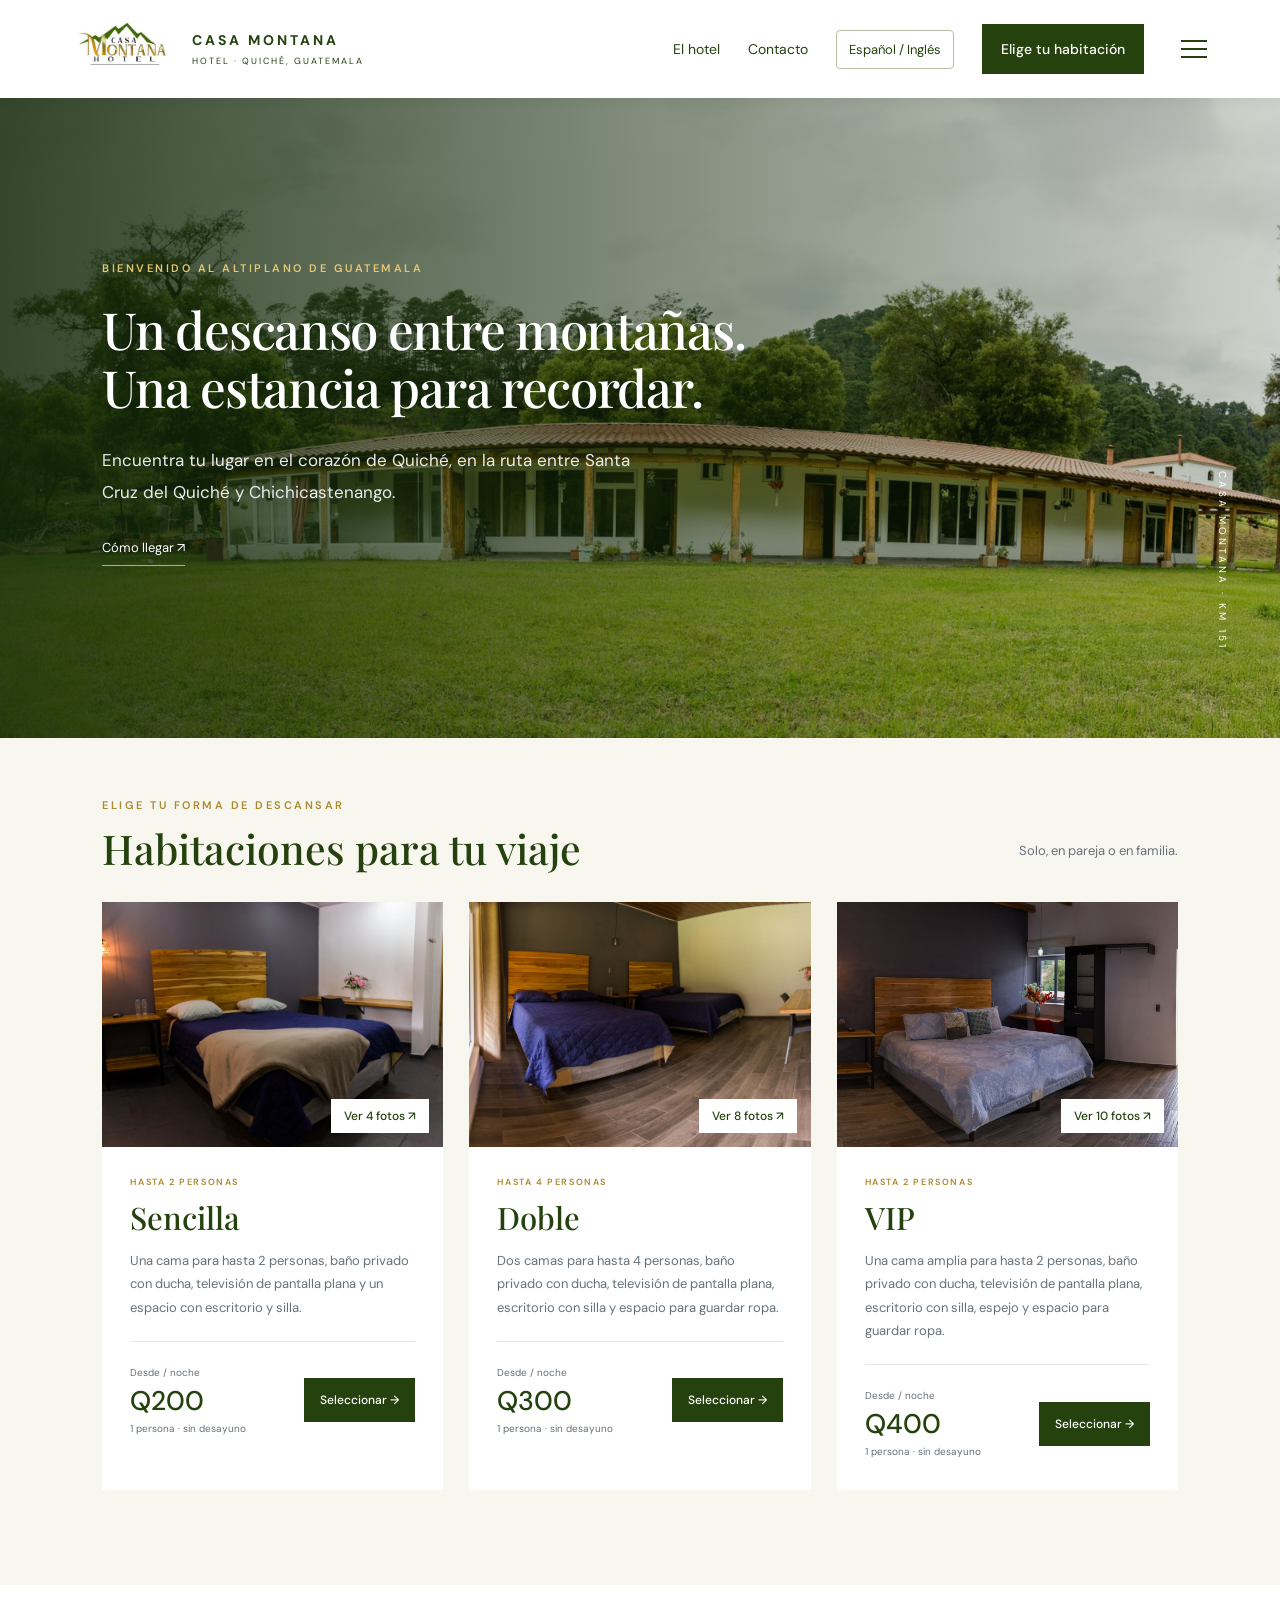
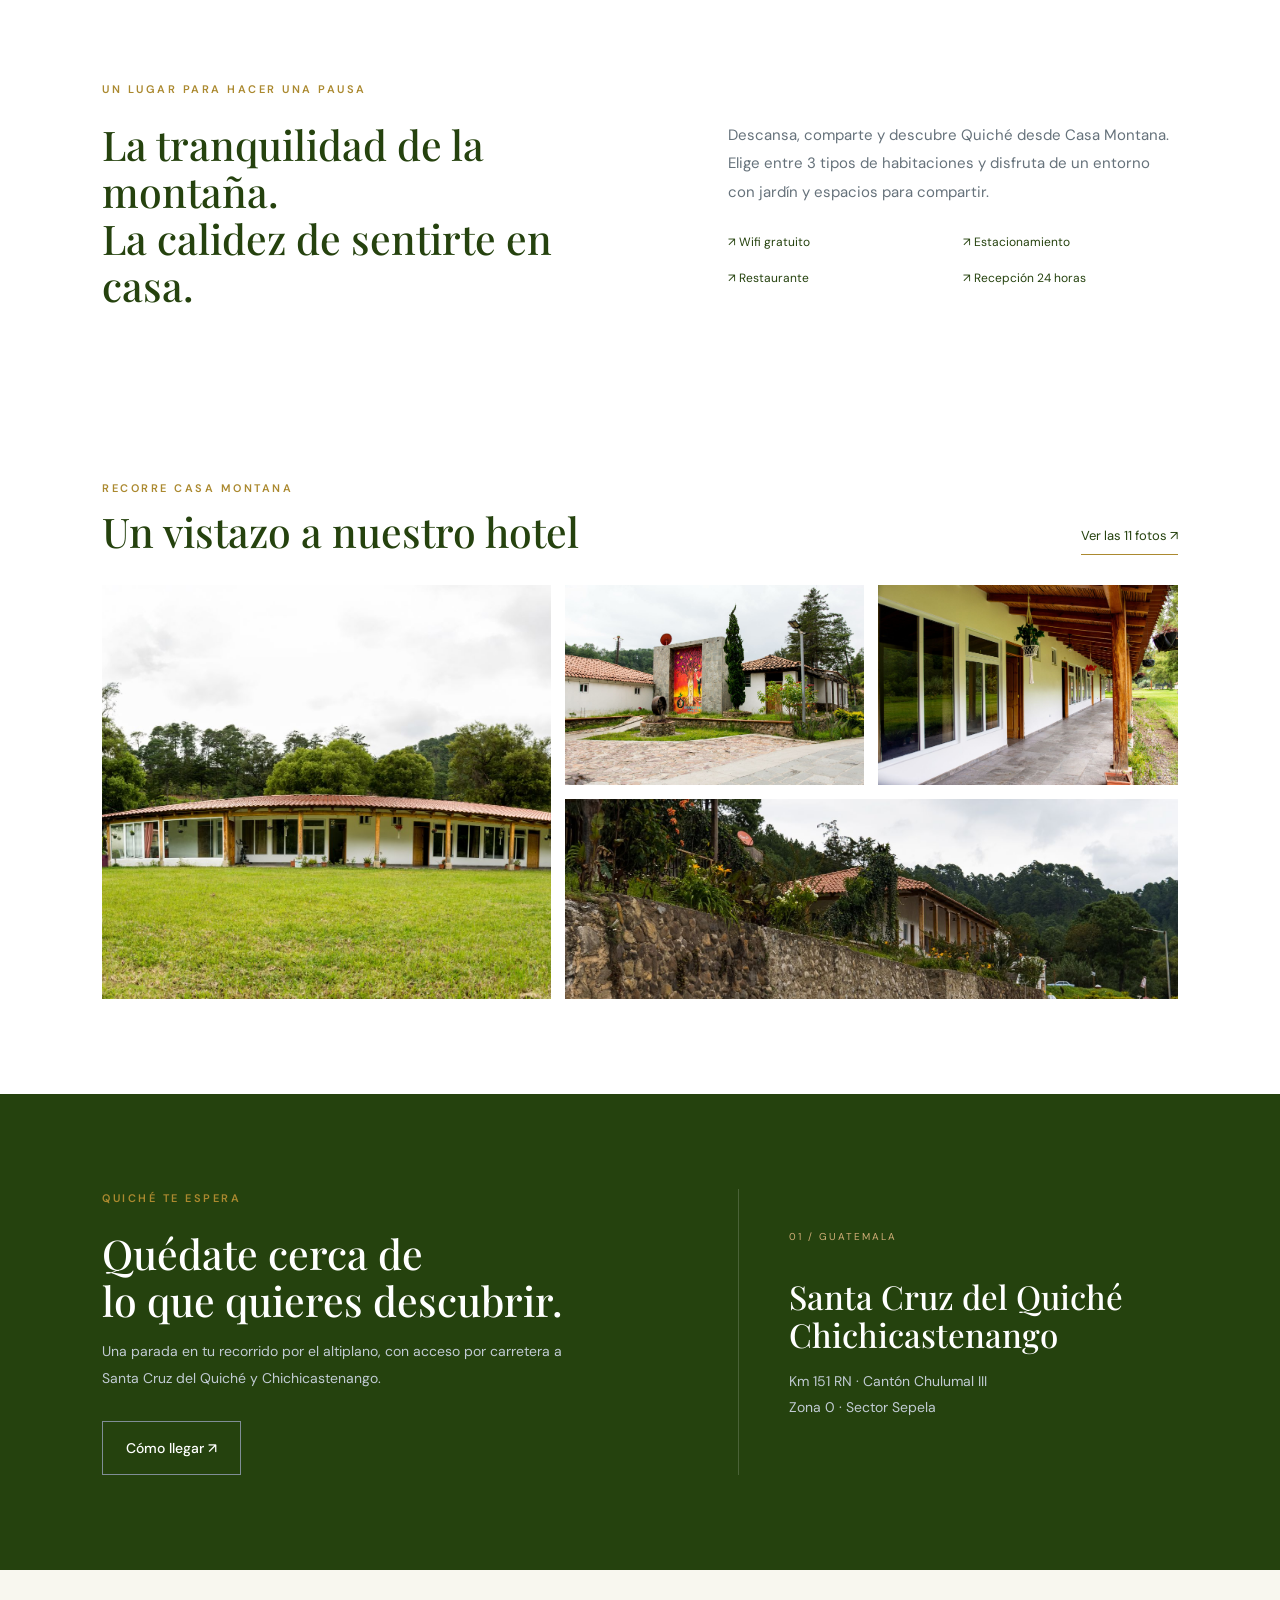
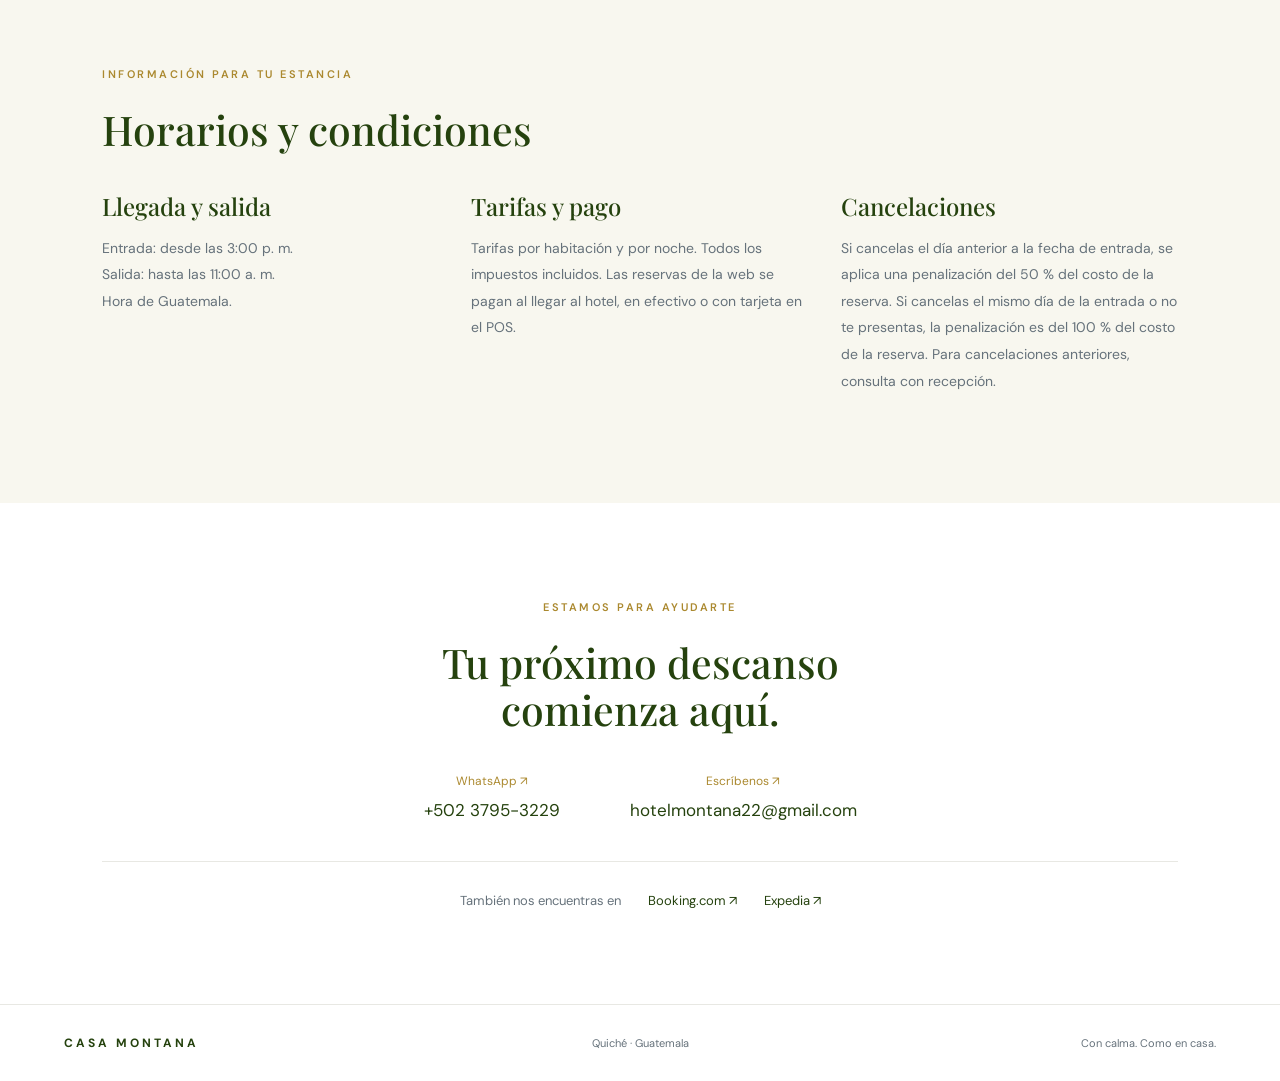
<file: index.html>
<!doctype html>
<html lang="es"><head><meta charset="UTF-8"><meta name="viewport" content="width=device-width,initial-scale=1"><meta name="description" content="Hotel Casa Montana en Quiché, Guatemala. Habitaciones sencillas, dobles y VIP. Consulta tarifas y planea tu estancia."><title>Hotel Casa Montana | Quiché, Guatemala</title><link rel="stylesheet" href="style.css"><style>#language{border:1px solid #b6beaa;border-radius:4px;padding:10px 12px;white-space:nowrap;color:var(--navy);background:white}#language:hover{background:#eef1e7}</style><style>html[lang="es"] .hero-content{max-width:1000px}html[lang="es"] .hero h1{font-size:clamp(20px,4vw,62px)}html[lang="es"] .hero h1 span{display:block;white-space:nowrap}@media(max-width:700px){html[lang="es"] .hero h1{font-size:clamp(18px,4.8vw,33px)}}</style></head>
<body><header><a class="brand" href="#inicio"><img class="logo" src="logo.png" alt="Casa Montana Hotel"><span class="brand-name">CASA MONTANA<small>HOTEL · QUICHÉ, GUATEMALA</small></span></a><nav><a href="#experiencia" data-es="El hotel" data-en="The hotel"></a><a href="#contacto" data-es="Contacto" data-en="Contact"></a></nav><button id="language" type="button" aria-label="Cambiar idioma: Español / Inglés">Español / Inglés</button><a class="button small" href="#habitaciones" data-es="Elige tu habitación" data-en="Choose your room"></a></header>
<main><section class="hero" id="inicio"><div class="hero-content"><p class="eyebrow" data-es="BIENVENIDO AL ALTIPLANO DE GUATEMALA" data-en="WELCOME TO THE GUATEMALAN HIGHLANDS"></p><h1 data-es="<span>Un descanso entre montañas.</span><span>Una estancia para recordar.</span>" data-en="A mountain escape.<br>A stay to remember."></h1><p data-es="Encuentra tu lugar en el corazón de Quiché, en la ruta entre Santa Cruz del Quiché y Chichicastenango." data-en="Find your place in the heart of Quiché, on the road between Santa Cruz del Quiché and Chichicastenango."></p><a class="text-link" href="https://www.google.com/maps/search/?api=1&amp;query=Casa+Montana+Hotel+Quiche+Guatemala" target="_blank" rel="noopener noreferrer" data-es="Cómo llegar ↗" data-en="Get directions ↗"></a></div><div class="hero-caption">CASA MONTANA · KM 151</div></section>

<section class="rooms section" id="habitaciones"><div class="section-heading"><div><p class="eyebrow" data-es="ELIGE TU FORMA DE DESCANSAR" data-en="FIND YOUR KIND OF COMFORT"></p><h2 data-es="Habitaciones para tu viaje" data-en="Rooms for your journey"></h2></div><p data-es="Solo, en pareja o en familia." data-en="Solo, as a couple or with family."></p></div><div class="room-grid">
<article class="room-card"><button class="photo-cover" type="button" data-gallery="single" aria-label="Habitación sencilla: ver fotos"><img src="single-1.jpeg" alt="Habitación sencilla de Casa Montana" loading="lazy"><span class="photo-count" data-es="Ver 4 fotos ↗" data-en="View 4 photos ↗"></span></button><div class="room-body"><p class="eyebrow" data-es="HASTA 2 PERSONAS" data-en="UP TO 2 GUESTS"></p><h3 data-es="Sencilla" data-en="Standard"></h3><p data-es="Una cama para hasta 2 personas, baño privado con ducha, televisión de pantalla plana y un espacio con escritorio y silla." data-en="One bed for up to 2 guests, a private bathroom with shower, a flat-screen TV, and a desk with a chair."></p><div class="room-bottom"><span><small data-es="Desde / noche" data-en="From / night"></small><strong>Q200</strong><small data-es="1 persona · sin desayuno" data-en="1 guest · room only"></small></span><a class="button select-room" data-room="single" href="reservar.html?room=single" data-es="Seleccionar →" data-en="Select room →"></a></div></div></article>
<article class="room-card"><button class="photo-cover" type="button" data-gallery="double" aria-label="Habitación doble: ver fotos"><img src="double-7.jpeg" alt="Habitación doble de Casa Montana" loading="lazy"><span class="photo-count" data-es="Ver 8 fotos ↗" data-en="View 8 photos ↗"></span></button><div class="room-body"><p class="eyebrow" data-es="HASTA 4 PERSONAS" data-en="UP TO 4 GUESTS"></p><h3 data-es="Doble" data-en="Double"></h3><p data-es="Dos camas para hasta 4 personas, baño privado con ducha, televisión de pantalla plana, escritorio con silla y espacio para guardar ropa." data-en="Two beds for up to 4 guests, a private bathroom with shower, a flat-screen TV, a desk with a chair, and clothes storage."></p><div class="room-bottom"><span><small data-es="Desde / noche" data-en="From / night"></small><strong>Q300</strong><small data-es="1 persona · sin desayuno" data-en="1 guest · room only"></small></span><a class="button select-room" data-room="double" href="reservar.html?room=double" data-es="Seleccionar →" data-en="Select room →"></a></div></div></article>
<article class="room-card"><button class="photo-cover" type="button" data-gallery="vip" aria-label="Habitación VIP: ver fotos"><img src="vip-1.jpeg" alt="Habitación VIP de Casa Montana" loading="lazy"><span class="photo-count" data-es="Ver 10 fotos ↗" data-en="View 10 photos ↗"></span></button><div class="room-body"><p class="eyebrow" data-es="HASTA 2 PERSONAS" data-en="UP TO 2 GUESTS"></p><h3>VIP</h3><p data-es="Una cama amplia para hasta 2 personas, baño privado con ducha, televisión de pantalla plana, escritorio con silla, espejo y espacio para guardar ropa." data-en="A spacious bed for up to 2 guests, a private bathroom with shower, a flat-screen TV, a desk with a chair, a mirror, and clothes storage."></p><div class="room-bottom"><span><small data-es="Desde / noche" data-en="From / night"></small><strong>Q400</strong><small data-es="1 persona · sin desayuno" data-en="1 guest · room only"></small></span><a class="button select-room" data-room="vip" href="reservar.html?room=vip" data-es="Seleccionar →" data-en="Select room →"></a></div></div></article></div></section>
<section class="intro section" id="experiencia"><p class="eyebrow" data-es="UN LUGAR PARA HACER UNA PAUSA" data-en="A PLACE TO SLOW DOWN"></p><div class="intro-grid"><h2 data-es="La tranquilidad de la montaña.<br>La calidez de sentirte en casa." data-en="Mountain tranquillity.<br>The warmth of feeling at home."></h2><div><p data-es="Descansa, comparte y descubre Quiché desde Casa Montana. Elige entre 3 tipos de habitaciones y disfruta de un entorno con jardín y espacios para compartir." data-en="Rest, reconnect and discover Quiché from Casa Montana. Choose from 3 room types and enjoy a garden setting with spaces to spend time together."></p><div class="amenities"><span data-es="↗ Wifi gratuito" data-en="↗ Free Wi-Fi"></span><span data-es="↗ Estacionamiento" data-en="↗ Parking"></span><span data-es="↗ Restaurante" data-en="↗ Restaurant"></span><span data-es="↗ Recepción 24 horas" data-en="↗ 24-hour reception"></span></div></div></div></section>
<section class="section hotel-gallery" id="galeria"><div class="section-heading"><div><p class="eyebrow" data-es="RECORRE CASA MONTANA" data-en="EXPLORE CASA MONTANA"></p><h2 data-es="Un vistazo a nuestro hotel" data-en="A closer look at our hotel"></h2></div><button type="button" class="gallery-all" data-gallery="hotel" data-es="Ver las 11 fotos ↗" data-en="View all 11 photos ↗"></button></div><div class="hotel-mosaic"><button type="button" data-gallery="hotel" data-start="0" aria-label="Ver foto de instalaciones 1"><img src="hotel-1.jpeg" alt="Vista exterior de las habitaciones y jardines" loading="lazy"></button><button type="button" data-gallery="hotel" data-start="7" aria-label="Ver foto de instalaciones 8"><img src="hotel-8.jpeg" alt="Entrada del hotel Casa Montana" loading="lazy"></button><button type="button" data-gallery="hotel" data-start="4" aria-label="Ver foto de instalaciones 5"><img src="hotel-5.jpeg" alt="Pasillo exterior de las habitaciones" loading="lazy"></button><button type="button" data-gallery="hotel" data-start="9" aria-label="Ver foto de instalaciones 10"><img src="hotel-10.jpeg" alt="Jardines y entorno del hotel" loading="lazy"></button></div></section><section class="destination section" id="ubicacion"><div><p class="eyebrow" data-es="QUICHÉ TE ESPERA" data-en="QUICHÉ AWAITS"></p><h2 data-es="Quédate cerca de<br>lo que quieres descubrir." data-en="Stay close to<br>what you want to discover."></h2><p data-es="Una parada en tu recorrido por el altiplano, con acceso por carretera a Santa Cruz del Quiché y Chichicastenango." data-en="A stop on your highland journey, with road access to Santa Cruz del Quiché and Chichicastenango."></p><a class="button light" href="https://www.google.com/maps/search/?api=1&query=Casa+Montana+Hotel+Quiche+Guatemala" target="_blank" rel="noopener" data-es="Cómo llegar ↗" data-en="Get directions ↗"></a></div><div class="location"><span>01 / GUATEMALA</span><h3>Santa Cruz del Quiché<br>Chichicastenango</h3><p>Km 151 RN · Cantón Chulumal III<br>Zona 0 · Sector Sepela</p></div></section>
<section class="section policies" id="condiciones"><p class="eyebrow" data-es="INFORMACIÓN PARA TU ESTANCIA" data-en="INFORMATION FOR YOUR STAY"></p><h2 data-es="Horarios y condiciones" data-en="Check-in and booking terms"></h2><div class="policy-grid"><article><h3 data-es="Llegada y salida" data-en="Arrival and departure"></h3><p data-es="Entrada: desde las 3:00 p. m.<br>Salida: hasta las 11:00 a. m.<br>Hora de Guatemala." data-en="Check-in: from 3:00 p.m.<br>Check-out: by 11:00 a.m.<br>Guatemala local time."></p></article><article><h3 data-es="Tarifas y pago" data-en="Rates and payment"></h3><p data-es="Tarifas por habitación y por noche. Todos los impuestos incluidos. Las reservas de la web se pagan al llegar al hotel, en efectivo o con tarjeta en el POS." data-en="Rates are per room, per night. All taxes included. Website bookings are paid on arrival, in cash or by card at the hotel POS."></p></article><article><h3 data-es="Cancelaciones" data-en="Cancellations"></h3><p data-es="Si cancelas el día anterior a la fecha de entrada, se aplica una penalización del 50 % del costo de la reserva. Si cancelas el mismo día de la entrada o no te presentas, la penalización es del 100 % del costo de la reserva. Para cancelaciones anteriores, consulta con recepción." data-en="Cancellations on the day before check-in incur a fee of 50% of the booking cost. Cancellations on the check-in date and no-shows incur a fee of 100% of the booking cost. For earlier cancellations, contact reception."></p></article></div></section><section class="section contact" id="contacto"><p class="eyebrow" data-es="ESTAMOS PARA AYUDARTE" data-en="WE ARE HERE TO HELP"></p><h2 data-es="Tu próximo descanso<br>comienza aquí." data-en="Your next escape<br>starts here."></h2><div class="contact-links"><a href="https://wa.me/50237953229" target="_blank" rel="noopener">WhatsApp ↗<strong>+502 3795-3229</strong></a><a href="mailto:hotelmontana22@gmail.com"><span data-es="Escríbenos ↗" data-en="Email us ↗"></span><strong>hotelmontana22@gmail.com</strong></a></div><div class="channels"><span data-es="También nos encuentras en" data-en="You can also find us on"></span><a href="https://www.booking.com/hotel/gt/casa-montana.es.html" target="_blank" rel="noopener">Booking.com ↗</a><a href="https://www.expedia.com/es/Santa-Cruz-Del-Quiche-Hoteles-Casa-Montana-Hotel.h102547844.Informacion-Hotel" target="_blank" rel="noopener">Expedia ↗</a></div></section></main>
<footer><a class="brand" href="#inicio">CASA MONTANA</a><span>Quiché · Guatemala</span><span data-es="Con calma. Como en casa." data-en="Slow down. Feel at home."></span></footer><dialog id="photo-viewer" aria-label="Galería de fotos"><div class="viewer-bar"><span id="photo-title"></span><button id="photo-close" type="button" aria-label="Cerrar galería / Close gallery">×</button></div><div class="viewer-stage"><button id="photo-prev" type="button" aria-label="Foto anterior / Previous photo">‹</button><img id="photo-large" alt=""><button id="photo-next" type="button" aria-label="Foto siguiente / Next photo">›</button></div><div id="photo-thumbs" class="photo-thumbs"></div></dialog><script src="home.js?v=tarifas"></script><script src="gallery.js"></script><script src="hero.js"></script><script src="menu.js?v=contacto-ubicacion"></script></body></html>
</file>
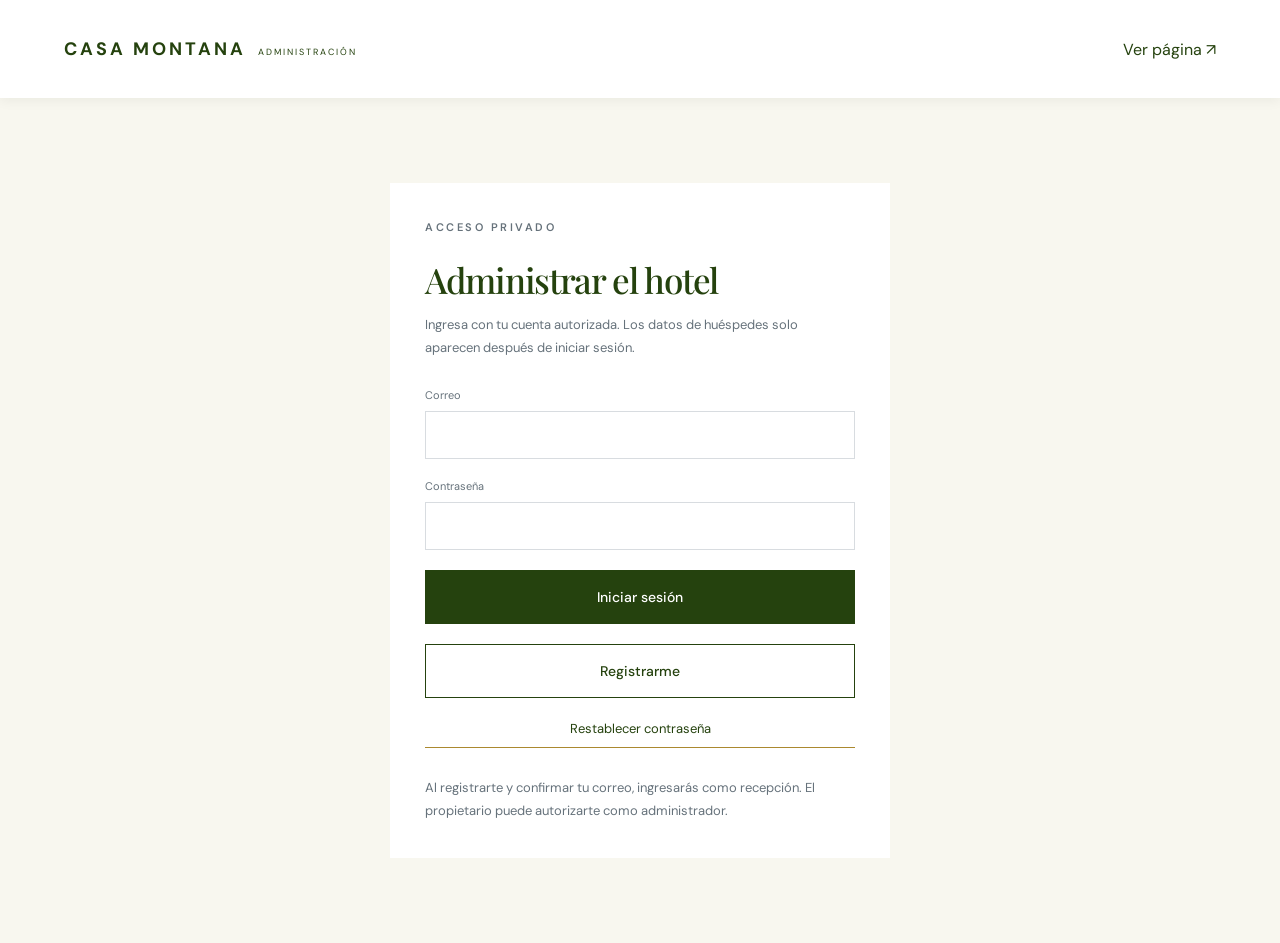
<file: admin.html>
<!doctype html><html lang="es"><head><meta charset="UTF-8"><meta name="viewport" content="width=device-width,initial-scale=1"><meta name="robots" content="noindex,nofollow"><title>Administración | Casa Montana</title><link rel="stylesheet" href="style.css"><style>#manual-form{align-items:start}#manual-form>label{align-self:start}#manual-form>button[type="submit"]{margin-top:22px}#manual-document-help{display:block;font-size:10px;line-height:1.4;margin-top:6px}</style><style>#finance-control{margin:35px 0}#finance-control h2{margin-bottom:18px}#expense-form{margin-top:20px}#expense-list>div{padding:12px 0;border-bottom:1px solid #ddd}#payment-dialog{border:1px solid #adb797;max-width:520px;width:92%;padding:28px;color:var(--navy)}#payment-dialog::backdrop{background:#13260988}#payment-form{display:grid;gap:15px}#payment-form label{display:grid;gap:6px}#payment-form input,#payment-form select{padding:12px;border:1px solid #d4d9cf}</style><style>.auth-actions{display:grid;gap:12px}.auth-secondary{background:white;color:var(--navy)}.auth-secondary:hover{color:white}.auth-dialog{width:min(540px,92vw);max-height:90vh;overflow:auto;border:1px solid #b6beaa;padding:30px;color:var(--navy);background:white}.auth-dialog::backdrop{background:#142c0b99}.auth-form{display:grid;gap:14px}.auth-form .eyebrow{margin:0}.auth-form h2{font-size:30px}.auth-form p,.auth-form small{font-size:13px;line-height:1.6;margin:0}.auth-form label{display:grid;gap:7px;font-size:12px;color:var(--muted)}.auth-form input{width:100%;min-width:0;padding:13px;border:1px solid #d5dace;color:var(--navy);background:white}.auth-names{display:grid;grid-template-columns:1fr 1fr;gap:14px}@media(max-width:480px){.auth-names{grid-template-columns:1fr}.auth-dialog{padding:22px}}</style><style>#access-section h2{margin-bottom:18px}#access-list>article{display:flex;align-items:center;justify-content:space-between;gap:16px;padding:16px 0;border-bottom:1px solid #ddd}#access-list p{margin:4px 0;overflow-wrap:anywhere}#access-section{margin-bottom:30px}#access-section[hidden]{display:none}@media(max-width:600px){#access-list>article{align-items:start;flex-direction:column}}</style><style>#rates-list>form,#requests-list>article{padding:16px 0;border-bottom:1px solid #ddd}#rates-list>form{display:flex;align-items:center;gap:12px;flex-wrap:wrap}#rates-list input{width:130px;padding:10px}#staff-requests-section,#owner-rates-section{margin:25px 0}</style></head><body class="admin-page"><header><a class="brand" href="index.html">CASA MONTANA<small>ADMINISTRACIÓN</small></a><a href="index.html">Ver página ↗</a><button id="logout" class="button small" hidden>Cerrar sesión</button></header><main class="admin-main"><p id="session-loading" role="status">Cargando panel…</p><section id="login-panel" hidden class="admin-login"><p class="eyebrow">ACCESO PRIVADO</p><h1>Administrar el hotel</h1><p>Ingresa con tu cuenta autorizada. Los datos de huéspedes solo aparecen después de iniciar sesión.</p><form id="login-form"><label>Correo<input type="email" id="admin-email" autocomplete="username" required></label><label>Contraseña<input type="password" id="admin-password" autocomplete="current-password" minlength="8" required></label><button class="button" type="submit">Iniciar sesión</button><div class="auth-actions"><button type="button" class="button auth-secondary" id="register-admin">Registrarme</button><button type="button" class="gallery-all" id="forgot-password">Restablecer contraseña</button></div></form><p id="login-note" role="status"></p><small>Al registrarte y confirmar tu correo, ingresarás como recepción. El propietario puede autorizarte como administrador.</small></section><section id="dashboard" hidden><div class="section-heading"><div><p class="eyebrow">CONTROL DEL HOTEL</p><h1>Reservas y disponibilidad</h1></div><button id="refresh-admin" class="button">Actualizar</button></div><p id="staff-role-label"></p><p id="admin-status" role="status"></p><section id="access-section" class="manual-entry" hidden><p class="eyebrow">SOLO PROPIETARIO</p><h2>Usuarios y permisos</h2><p>Las cuentas nuevas ingresan como recepción al confirmar su correo. Puedes cambiar su rol a administrador. Solo el propietario puede ver usuarios y retirar o reactivar accesos. Retirar el acceso conserva la cuenta y sus registros.</p><button type="button" id="access-toggle" class="button" aria-expanded="false">Ver usuarios</button><div id="access-panel" hidden><div class="admin-tools"><label>Buscar por nombre o correo<input id="access-search" type="search"></label><button type="button" id="access-refresh" class="gallery-all">Actualizar usuarios</button></div><div id="access-list"></div></div><p id="access-status" role="status"></p></section><div class="admin-tools"><label>Desde<input type="date" id="admin-start" required></label><label>Hasta<input type="date" id="admin-end" required></label><button id="availability-admin" class="button">Consultar disponibilidad</button><button id="toggle-booking" class="gallery-all"></button></div><div id="inventory-cards" class="inventory-cards"></div><p class="form-note">Disponibilidad durante toda la estancia seleccionada. Las reservas de Booking, Expedia, teléfono y recepción deben registrarse aquí manualmente.</p><details class="manual-entry"><summary>Registrar reserva de recepción, Booking o Expedia</summary><form id="manual-form" class="fields"><label>Tipo<select id="manual-room"><option value="single">Sencilla</option><option value="double">Doble</option><option value="vip">VIP</option></select></label><label>Personas<input id="manual-guests" type="number" min="1" max="4" value="2" required></label><label>Entrada<input id="manual-arrival" type="date" required></label><label>Salida<input id="manual-departure" type="date" required></label><label>Nombre<input id="manual-first" minlength="2" maxlength="80" required></label><label>Apellido<input id="manual-last" minlength="2" maxlength="80" required></label><label>Teléfono<input id="manual-phone" type="tel" required></label><label>Documento<select id="manual-document-type"><option value="dpi">DPI</option><option value="passport">Pasaporte</option></select></label><label>Número de documento<input id="manual-document" aria-describedby="manual-document-help" required minlength="5" maxlength="24" autocomplete="off"><small id="manual-document-help">DPI: 13 dígitos, sin espacios ni guiones.</small></label><label>Plan<select id="manual-breakfast"><option value="0">Sin desayuno</option><option value="1">Con desayuno</option></select></label><label>Origen<select id="manual-source"><option value="reception">Recepción / teléfono</option><option value="booking">Booking</option><option value="expedia">Expedia</option></select></label><label>Pago recibido<select id="manual-payment"><option value="unpaid">Pendiente de pago</option><option value="card">Pagado con tarjeta</option><option value="cash">Pagado en efectivo</option><option value="transfer">Pagado por transferencia</option></select></label><label>Fecha del pago<input id="manual-paid-on" type="date"></label><button class="button" type="submit">Guardar reserva</button><p id="manual-status" role="status" aria-live="polite" style="grid-column:1/-1;margin:0"></p></form><p>Se aplica la tarifa directa del hotel. Para reservas de portales con otro precio, contacta al administrador del sistema antes de registrar importes.</p></details>
<section id="staff-requests-section" class="manual-entry"><h2>Solicitudes de autorización</h2><p id="staff-request-explanation"></p><form id="requests-filter" class="admin-tools"><label>Solicitudes desde<input id="requests-start" type="date" required></label><label>Hasta<input id="requests-end" type="date" required></label><button id="requests-load" type="submit" class="button">Consultar solicitudes</button><button id="requests-hide" type="button" class="gallery-all" hidden>Ocultar solicitudes</button></form><div id="requests-list" hidden></div><p id="requests-status" role="status"></p><details id="reception-expense-request" hidden><summary>Solicitar autorización de un gasto</summary><form id="request-expense-form" class="fields"><label>Fecha<input id="request-expense-date" type="date" required></label><label>Tipo<select id="request-expense-type"><option value="other">Otros gastos</option><option value="electricity">Luz</option><option value="internet">Internet</option></select></label><label>Pagado desde<select id="request-expense-category"><option value="cash">Efectivo</option><option value="bank">Banco / transferencia</option></select></label><label>Monto (Q)<input id="request-expense-amount" type="number" min="0.01" max="9999999" step="0.01" required></label><label>Descripción<input id="request-expense-description" minlength="2" maxlength="200" required></label><button class="button" type="submit">Enviar solicitud</button></form><p id="request-expense-note" role="status"></p></details></section>
<section id="owner-rates-section" class="manual-entry" hidden><h2>Tarifas del hotel</h2><p>Tarifas directas por habitación y noche, impuestos incluidos. Las reservas existentes conservan su importe.</p><button id="rates-load" class="gallery-all" type="button">Ver / actualizar tarifas</button><div id="rates-list"></div><p id="rates-status" role="status"></p></section>
<dialog id="cancel-request-dialog" class="auth-dialog"><form id="cancel-request-form" class="auth-form"><h2>Solicitar cancelación</h2><p id="cancel-request-reference"></p><label>Motivo<input id="cancel-request-reason" minlength="2" maxlength="200" required></label><p id="cancel-request-note" role="status"></p><button id="cancel-request-send" class="button" type="submit">Enviar a autorización</button><button id="cancel-request-close" type="button" class="gallery-all">Cerrar</button></form></dialog><section class="manual-entry" id="finance-control"><p class="eyebrow">CONTROL DE INGRESOS Y GASTOS</p><h2>Control mensual</h2><p>Ingresos de habitaciones pagadas, por fecha del pago recibido, en quetzales. La cantidad por tipo cuenta reservas pagadas en esa fecha, no habitaciones ocupadas cada noche. Solo se suman reservas marcadas como pagadas con método y fecha. Cancelar una reserva no registra un reembolso. Registra devoluciones como gasto con su descripción. Saldo = ingresos menos gastos registrados. Las comisiones ya registradas se incluyen en gastos bancarios.</p><div class="admin-tools"><label>Mes<input type="month" id="finance-month" required></label><button id="finance-load" class="button" type="button">Consultar mes</button><button id="finance-export" class="gallery-all" type="button" disabled>Descargar control en Excel</button></div><p id="finance-status" role="status"></p><div id="finance-results" hidden><div id="finance-totals" class="inventory-cards"></div><div class="table-scroll"><table class="reservations-table"><thead><tr><th>Fecha</th><th>Tarjeta</th><th>Transferencia</th><th>Efectivo</th><th>Ingresos habitaciones pagadas</th><th>Gastos de efectivo</th><th>Gastos por transferencia bancaria</th><th>Saldo</th><th>Detalle de habitaciones pagadas</th><th>Detalle de gastos</th></tr></thead><tbody id="finance-days"></tbody></table></div></div><div id="finance-expense-results" hidden><h3>Gastos del mes</h3><div id="expense-list"></div></div><details><summary>Registrar gasto o comisión</summary><form id="expense-form" class="fields"><label>Fecha<input type="date" id="expense-date" required></label><label>Tipo<select id="expense-category"><option value="bank">Gasto bancario / transferencia</option><option value="cash">Gasto en efectivo</option><option value="electricity">Pago de luz</option><option value="internet">Pago de internet</option><option value="other">Otros gastos</option></select></label><label id="expense-funding-label" hidden>Pagado desde<select id="expense-funding"><option value="cash">Efectivo</option><option value="bank">Banco / transferencia</option></select></label><label>Monto (Q)<input type="number" id="expense-amount" min="0.01" max="9999999" step="0.01" required></label><label>Descripción<input id="expense-description" minlength="2" maxlength="200" required></label><button class="button" type="submit">Guardar gasto</button></form><p id="expense-status" role="status"></p></details></section>
<dialog id="payment-dialog"><form id="payment-form"><h2>Registrar pago</h2><p id="payment-reference"></p><label>Estado<select id="payment-state"><option value="paid">Pagado</option><option value="unpaid">Pendiente de pago</option></select></label><label>Forma de pago<select id="payment-method"><option value="cash">Efectivo</option><option value="card">Tarjeta</option><option value="transfer">Transferencia</option></select></label><label>Fecha del pago<input id="payment-date" type="date" required></label><p>Registra únicamente el pago total recibido. No realiza cobros, reembolsos ni cargos en tarjeta.</p><p id="payment-message" role="status"></p><button type="submit" class="button">Guardar pago</button><button type="button" id="payment-close" class="gallery-all">Cerrar</button></form></dialog><div class="admin-tools"><label>Buscar huésped, teléfono o código<input id="search-reservations" type="search"></label><label>Estado<select id="filter-status"><option value="active">Activas</option><option value="all">Todas</option><option value="cancelled">Canceladas</option></select></label></div><form id="reservation-date-filter" class="admin-tools"><label>Entrada desde<input id="export-start" type="date" required></label><label>Entrada hasta<input id="export-end" type="date" required></label><button type="submit" class="button">Consultar fechas</button><button id="reservations-today" type="button" class="gallery-all">Ver hoy</button></form><p id="reservation-date-status" role="status"></p><div id="reservation-export-area"><div class="admin-tools"><button id="export-reservations" class="button" type="button">Exportar a Excel</button></div><p class="form-note">Exporta hasta 1000 reservas recientes según fecha de entrada, búsqueda y estado seleccionados. Incluye la identificación completa.</p><p id="export-status" role="status"></p></div><div class="table-scroll"><table class="reservations-table"><thead><tr><th>Huésped</th><th>Identificación</th><th>Habitación</th><th>Fechas / personas</th><th>Total / pago</th><th>Estado / origen</th><th>Acciones</th></tr></thead><tbody id="reservations-body"></tbody></table></div><p class="form-note">Se muestran hasta 1000 reservas recientes. La identificación completa solo es visible para administradores autorizados.</p></section>
<dialog id="register-dialog" class="auth-dialog" aria-labelledby="register-title"><form id="register-form" class="auth-form"><p class="eyebrow">NUEVA CUENTA</p><h2 id="register-title">Registrarme</h2><p>Completa tus datos. Te enviaremos un enlace para confirmar tu correo y activar tu acceso de recepción.</p><div class="auth-names"><label>Nombre<input id="register-first" autocomplete="given-name" minlength="2" maxlength="80" required></label><label>Apellido<input id="register-last" autocomplete="family-name" minlength="2" maxlength="80" required></label></div><label>Correo electrónico<input id="register-email" type="email" autocomplete="email" required></label><label>Contraseña<input id="register-password" type="password" autocomplete="new-password" minlength="8" maxlength="128" required aria-describedby="register-password-help"></label><small id="register-password-help" hidden role="status">Usa al menos 8 caracteres.</small><label>Confirmar contraseña<input id="register-password-confirm" type="password" autocomplete="new-password" minlength="8" maxlength="128" required></label><p id="register-message" role="status" aria-live="polite"></p><button class="button" type="submit">Crear cuenta y enviar confirmación</button><button class="gallery-all" type="button" data-close-auth="register-dialog">Volver al inicio de sesión</button></form></dialog>
<dialog id="recover-dialog" class="auth-dialog" aria-labelledby="recover-title"><form id="recover-form" class="auth-form"><p class="eyebrow">RECUPERAR ACCESO</p><h2 id="recover-title">Restablecer contraseña</h2><p>Escribe el correo de tu cuenta para recibir un enlace y elegir una nueva contraseña.</p><label>Correo electrónico<input id="recover-email" type="email" autocomplete="email" required></label><p id="recover-message" role="status" aria-live="polite"></p><button class="button" type="submit">Enviar enlace de restablecimiento</button><button class="gallery-all" type="button" data-close-auth="recover-dialog">Volver al inicio de sesión</button></form></dialog>
<dialog id="new-password-dialog" class="auth-dialog" aria-labelledby="new-password-title"><form id="new-password-form" class="auth-form"><p class="eyebrow">RECUPERAR ACCESO</p><h2 id="new-password-title">Elige tu nueva contraseña</h2><label>Nueva contraseña<input id="new-password" aria-describedby="new-password-help" type="password" autocomplete="new-password" minlength="8" maxlength="128" required></label><small id="new-password-help" hidden role="status">Usa al menos 8 caracteres.</small><label>Confirmar nueva contraseña<input id="new-password-confirm" type="password" autocomplete="new-password" minlength="8" maxlength="128" required></label><p id="new-password-message" role="status" aria-live="polite"></p><button class="button" type="submit">Guardar nueva contraseña</button><button class="gallery-all" type="button" id="cancel-recovery">Cancelar</button></form></dialog></main><script src="hotel-config.js"></script><script src="hotel-client.js?v=roles"></script><script src="admin.js?v=solo-propietario"></script><script src="export.js?v=roles"></script><script src="finance.js?v=solo-propietario"></script><script src="staff.js?v=solo-propietario"></script><script src="auth-ui.js?v=aviso8"></script><script src="access.js?v=roles"></script></body></html>
</file>
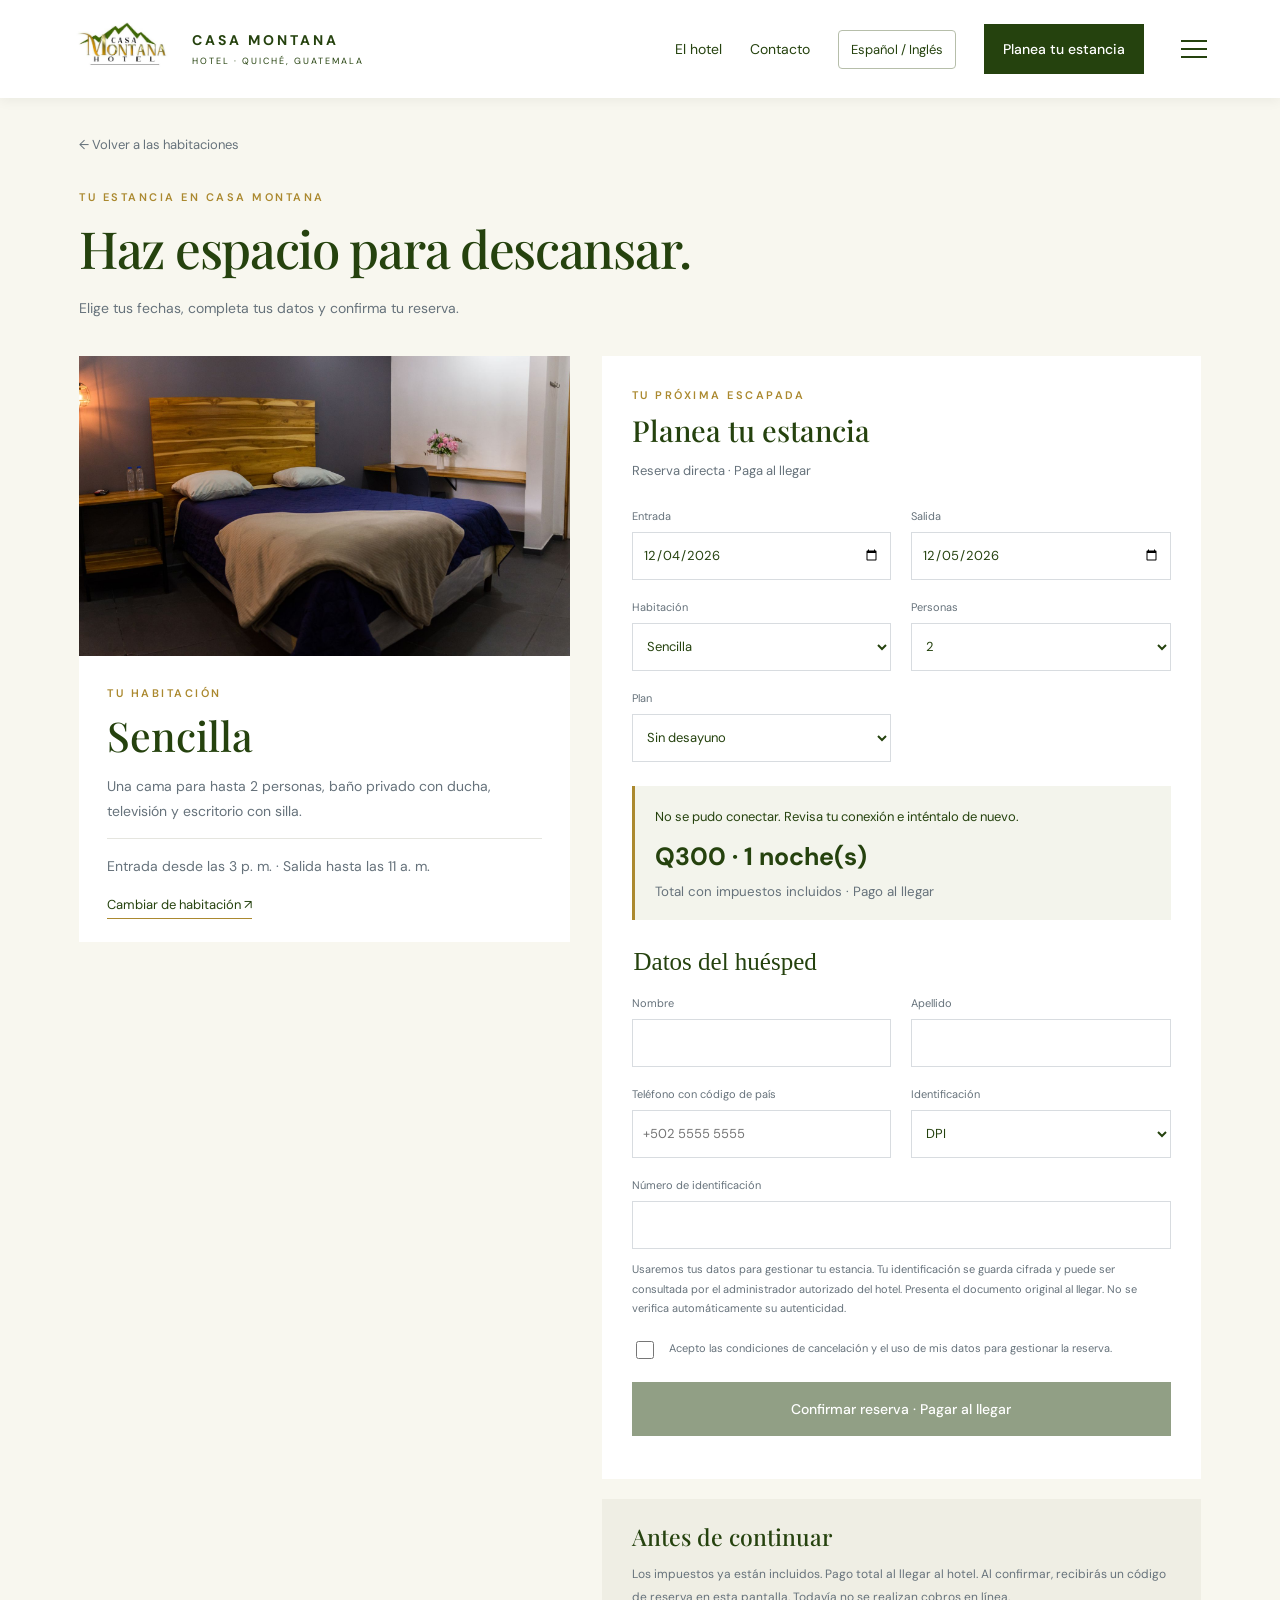
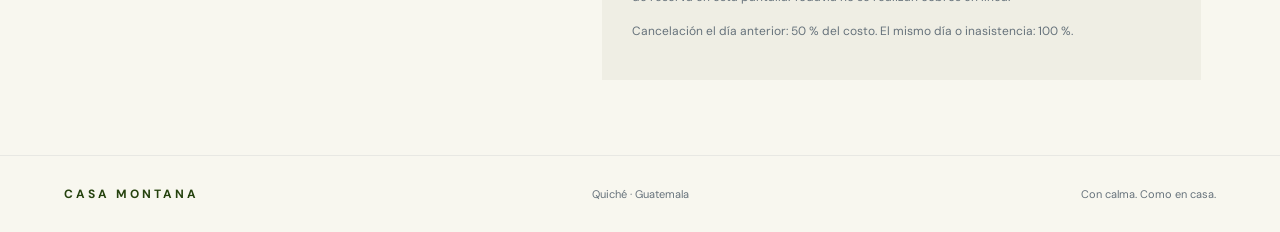
<file: reservar.html>
<!doctype html><html lang="es"><head><meta charset="UTF-8"><meta name="viewport" content="width=device-width,initial-scale=1"><meta name="robots" content="noindex"><title>Planea tu estancia | Casa Montana</title><link rel="stylesheet" href="style.css"><style>#language{border:1px solid #b6beaa;border-radius:4px;padding:10px 12px;white-space:nowrap;color:var(--navy);background:white}#language:hover{background:#eef1e7}</style></head><body class="reservation-page"><header><a class="brand" href="index.html#inicio"><img class="logo" src="logo.png" alt="Casa Montana Hotel"><span class="brand-name">CASA MONTANA<small>HOTEL · QUICHÉ, GUATEMALA</small></span></a><nav><a href="index.html#experiencia" data-es="El hotel" data-en="The hotel"></a><a href="index.html#contacto" data-es="Contacto" data-en="Contact"></a></nav><button id="language" type="button" aria-label="Cambiar idioma: Español / Inglés">Español / Inglés</button><a class="button small" href="index.html#reservar" data-es="Planea tu estancia" data-en="Plan your stay"></a></header><main class="reservation-main"><a class="back-link" href="index.html#habitaciones" data-es="← Volver a las habitaciones" data-en="← Back to rooms"></a><p class="eyebrow" data-es="TU ESTANCIA EN CASA MONTANA" data-en="YOUR STAY AT CASA MONTANA"></p><h1 data-es="Haz espacio para descansar." data-en="Make time to unwind."></h1><p class="reservation-lead" data-es="Elige tus fechas, completa tus datos y confirma tu reserva." data-en="Choose your dates, enter your details and confirm your booking."></p><div class="reservation-layout"><aside class="selected-room"><img id="selected-photo" src="single-1.jpeg" alt="Habitación seleccionada"><div class="selected-details"><p class="eyebrow" data-es="TU HABITACIÓN" data-en="YOUR ROOM"></p><h2 id="selected-name"></h2><p id="selected-description"></p><p class="selected-hours" data-es="Entrada desde las 3 p. m. · Salida hasta las 11 a. m." data-en="Check-in from 3 p.m. · Check-out by 11 a.m."></p><a href="index.html#habitaciones" data-es="Cambiar de habitación ↗" data-en="Change room ↗"></a></div></aside><div class="reservation-panel"><section class="booking-wrap" id="reservar"><div class="section-heading"><div><p class="eyebrow" data-es="TU PRÓXIMA ESCAPADA" data-en="YOUR NEXT GETAWAY"></p><h2 data-es="Planea tu estancia" data-en="Plan your stay"></h2></div><span class="muted" data-es="Reserva directa · Paga al llegar" data-en="Direct booking · Pay on arrival"></span></div><form id="quote"><div class="fields"><label><span data-es="Entrada" data-en="Check-in"></span><input id="arrival" type="date" required></label><label><span data-es="Salida" data-en="Check-out"></span><input id="departure" type="date" required></label><label><span data-es="Habitación" data-en="Room"></span><select id="room"><option value="single" data-es="Sencilla" data-en="Standard"></option><option value="double" data-es="Doble" data-en="Double"></option><option value="vip">VIP</option></select></label><label><span data-es="Personas" data-en="Guests"></span><select id="guests"><option>1</option><option selected>2</option></select></label><label><span data-es="Plan" data-en="Meal plan"></span><select id="breakfast"><option value="0" data-es="Sin desayuno" data-en="Room only"></option><option value="1" data-es="Con desayuno" data-en="With breakfast"></option></select></label></div><div class="availability-box"><p id="availability-note" role="status"></p><strong id="live-total"></strong><small data-es="Total con impuestos incluidos · Pago al llegar" data-en="Total including taxes · Pay on arrival"></small></div><fieldset id="guest-fields"><legend data-es="Datos del huésped" data-en="Guest details"></legend><div class="fields"><label><span data-es="Nombre" data-en="First name"></span><input id="first-name" autocomplete="given-name" required minlength="2" maxlength="80"></label><label><span data-es="Apellido" data-en="Last name"></span><input id="last-name" autocomplete="family-name" required minlength="2" maxlength="80"></label><label><span data-es="Teléfono con código de país" data-en="Phone including country code"></span><input id="guest-phone" type="tel" autocomplete="tel" placeholder="+502 5555 5555" required maxlength="20"></label><label><span data-es="Identificación" data-en="Identity document"></span><select id="document-type"><option value="dpi">DPI</option><option value="passport" data-es="Pasaporte" data-en="Passport"></option></select></label><label class="full-width"><span data-es="Número de identificación" data-en="Document number"></span><input id="document-number" required minlength="5" maxlength="24" autocomplete="off"></label></div><p class="privacy-note" data-es="Usaremos tus datos para gestionar tu estancia. Tu identificación se guarda cifrada y puede ser consultada por el administrador autorizado del hotel. Presenta el documento original al llegar. No se verifica automáticamente su autenticidad." data-en="Your details are used to manage your stay. Your document number is encrypted and can be viewed by the authorized hotel administrator. Present the original on arrival. Its authenticity is not automatically verified."></p><label class="terms-line"><input id="accept-terms" type="checkbox" required><span data-es="Acepto las condiciones de cancelación y el uso de mis datos para gestionar la reserva." data-en="I accept the cancellation terms and the use of my details to manage the booking."></span></label><button class="button" id="confirm-booking" type="submit" disabled data-es="Confirmar reserva · Pagar al llegar" data-en="Confirm booking · Pay on arrival"></button></fieldset><p id="booking-message" role="status"></p><div id="booking-confirmation" hidden></div></form></section><section class="reservation-policy"><h3 data-es="Antes de continuar" data-en="Before you continue"></h3><p data-es="Los impuestos ya están incluidos. Pago total al llegar al hotel. Al confirmar, recibirás un código de reserva en esta pantalla. Todavía no se realizan cobros en línea." data-en="All taxes included. Full payment on arrival. After confirming, your booking reference appears on this screen. Online payments are not available yet."></p><p data-es="Cancelación el día anterior: 50 % del costo. El mismo día o inasistencia: 100 %." data-en="Cancellation the day before arrival: 50% of the cost. Same-day cancellation or no-show: 100%."></p></section></div></div></main><footer><a class="brand" href="index.html#inicio">CASA MONTANA</a><span>Quiché · Guatemala</span><span data-es="Con calma. Como en casa." data-en="Slow down. Feel at home."></span></footer><script src="hotel-client.js"></script><script src="booking.js?v=tarifas"></script><script src="reservation.js"></script><script src="menu.js?v=contacto-ubicacion"></script></body></html>
</file>
<file: style.css>
@import url('https://fonts.googleapis.com/css2?family=DM+Sans:wght@400;500;600;700&family=Playfair+Display:wght@500;600&display=swap');
:root{--navy:#25420e;--gold:#ab892f;--cream:#f8f7ef;--muted:#66727b}*{box-sizing:border-box}html{scroll-behavior:smooth;scroll-padding-top:100px}body{margin:0;font-family:'DM Sans',sans-serif;color:var(--navy);background:#fff}a{color:inherit;text-decoration:none}button,input,select{font:inherit}button,a,input,select{touch-action:manipulation}button,a{ -webkit-tap-highlight-color:transparent}a:focus-visible,button:focus-visible,input:focus-visible,select:focus-visible{outline:3px solid var(--gold);outline-offset:4px}header{height:98px;display:flex;align-items:center;gap:28px;padding:0 5%;background:white;position:relative;z-index:3}.brand{display:flex;align-items:center;gap:12px;letter-spacing:3px;font-size:18px;font-weight:700}.brand small{display:block;font-size:9px;letter-spacing:2px;margin-top:6px;font-weight:400}.mountain{font-size:54px;line-height:1;color:var(--gold)}nav{display:flex;gap:28px;margin-left:auto;font-size:14px}#language{border:0;background:none;cursor:pointer;font-size:13px}.button{display:inline-flex;justify-content:center;align-items:center;background:var(--navy);color:white;border:1px solid var(--navy);padding:17px 23px;cursor:pointer;font-weight:500;font-size:14px;min-height:50px}.button:hover{background:#3c601d}.small{padding:12px 18px}.hero{position:relative;min-height:640px;background:linear-gradient(90deg,rgba(19,40,9,.88),rgba(19,40,9,.22)),url('https://images.trvl-media.com/lodging/103000000/102550000/102547900/102547844/491145d6.jpg?impolicy=resizecrop&ra=fit&rw=1800') center 56%/cover;color:white;padding:100px 8% 120px;display:flex;align-items:center}.hero-content{max-width:800px}.eyebrow{font-size:11px!important;font-weight:600;letter-spacing:2.5px;line-height:1.7;color:var(--gold);margin:0 0 22px}.hero .eyebrow{color:#e2bf85}h1,h2,h3{font-family:'Playfair Display',Georgia,serif;font-weight:500;margin:0;line-height:1.15}h1{font-size:clamp(42px,4.6vw,69px);letter-spacing:-1.3px}.hero-content>p:not(.eyebrow){font-size:17px;line-height:1.85;max-width:550px;color:#e8edf0;margin:28px 0}.text-link{font-size:13px;border-bottom:1px solid #c0a579;padding-bottom:9px}.hero-caption{position:absolute;right:4%;bottom:88px;writing-mode:vertical-rl;font-size:10px;letter-spacing:3px}.booking-wrap{position:relative;background:white;margin:-55px 5% 0;padding:35px 36px;box-shadow:0 10px 45px #132b3b12;z-index:2}.section-heading{display:flex;justify-content:space-between;align-items:end;gap:20px;margin-bottom:30px}.section-heading .eyebrow{margin-bottom:10px}h2{font-size:clamp(32px,3.2vw,46px)}.booking-wrap h2{font-size:29px}.muted,.section-heading>p{color:var(--muted);font-size:13px}.fields{display:grid;grid-template-columns:1fr 1fr 1fr .6fr 1.2fr 1.2fr;gap:14px;align-items:end}label{font-size:11px;color:var(--muted);display:flex;flex-direction:column;gap:9px}input,select{width:100%;min-width:0;border:1px solid #d8dce0;border-radius:0;background:white;color:var(--navy);height:48px;padding:10px;font-size:13px}.form-note{font-size:11px;color:var(--muted);line-height:1.7;margin-bottom:0}#result{background:var(--cream);padding:24px;margin-top:24px;line-height:1.8}#result strong{font-size:26px;display:block}#result p{font-size:13px}#result .button{margin-top:8px}.section{padding:95px 8%}.intro{padding-bottom:75px}.intro-grid{display:grid;grid-template-columns:1.2fr 1fr;gap:8%}.intro-grid p{font-size:15px;line-height:1.9;color:var(--muted);margin-top:0}.amenities{display:grid;grid-template-columns:1fr 1fr;gap:20px;font-size:12px;margin-top:28px}.rooms{background:var(--cream)}.room-grid{display:grid;grid-template-columns:repeat(3,1fr);gap:26px}.room-card{background:white}.room-card img{display:block;width:100%;height:245px;object-fit:cover}.room-body{padding:28px}.room-body .eyebrow{font-size:9px!important;letter-spacing:1.6px;margin-bottom:10px}h3{font-size:31px}.room-body>p:not(.eyebrow){font-size:13px;color:var(--muted);line-height:1.8;min-height:48px}.room-bottom{border-top:1px solid #e8e8e3;padding-top:20px;margin-top:22px;display:flex;align-items:center;justify-content:space-between}.room-bottom small{display:block;font-size:10px;color:var(--muted);margin:4px 0}.room-bottom strong{font-size:27px;font-weight:500}.round{border:1px solid #d9d5cc;background:white;width:44px;height:44px;border-radius:50%;font-size:23px;color:var(--navy);cursor:pointer}.round:hover{background:var(--cream)}.destination{background:var(--navy);color:white;display:grid;grid-template-columns:1.2fr 1fr;gap:10%}.destination p:not(.eyebrow){font-size:14px;color:#c1cbd3;line-height:1.9;max-width:470px}.light{background:transparent;border-color:#7f8d96;margin-top:16px}.location{border-left:1px solid #ffffff2b;padding:35px 0 35px 50px;display:flex;flex-direction:column;justify-content:center}.location span{font-size:10px;letter-spacing:2px;color:#d1ae78;margin-bottom:35px}.location h3{font-size:33px}.contact{text-align:center}.contact-links{display:flex;justify-content:center;gap:70px;margin:40px 0;font-size:12px;color:var(--gold)}.contact-links strong{display:block;color:var(--navy);font-size:17px;font-weight:400;margin-top:10px}.channels{padding-top:30px;border-top:1px solid #e8e8e3;display:flex;justify-content:center;gap:27px;font-size:13px}.channels span{color:var(--muted)}footer{border-top:1px solid #e8e8e3;padding:30px 5%;display:flex;justify-content:space-between;gap:20px;align-items:center;font-size:11px;color:var(--muted)}footer .brand{font-size:12px;color:var(--navy)}@media(max-width:1100px){.fields{grid-template-columns:repeat(3,1fr)}header{gap:18px}nav{gap:16px}.room-body{padding:22px}.room-card img{height:200px}}@media(max-width:720px){header{height:85px;padding:0 5%;gap:12px}.brand{font-size:13px;letter-spacing:2px}.brand small{font-size:7px}.mountain{font-size:38px}nav{display:none}#language{margin-left:auto}header .small{display:none}.hero{min-height:570px;padding:70px 7% 100px}.hero-content>p:not(.eyebrow){font-size:15px}.hero-caption{display:none}h1{font-size:43px}.booking-wrap{margin:-45px 5% 0;padding:26px 20px}.section-heading{display:block}.muted{display:block;margin-top:15px}.fields{grid-template-columns:1fr 1fr}.fields .button{width:100%}.section{padding:65px 7%}.intro-grid,.destination{grid-template-columns:1fr;gap:30px}.intro-grid>div{margin-top:10px}.room-grid{grid-template-columns:1fr;gap:25px}.room-card img{height:265px}.room-body>p:not(.eyebrow){min-height:0}.section-heading>p{margin-top:20px}.location{padding:28px 0 0;border-left:0;border-top:1px solid #ffffff2b}.contact-links{flex-direction:column;gap:26px}.channels{flex-wrap:wrap;gap:20px}.channels span{width:100%}footer{flex-wrap:wrap;justify-content:center;text-align:center}footer .brand{width:100%;justify-content:center}}@media(prefers-reduced-motion:reduce){html{scroll-behavior:auto}}

.logo{width:116px;height:82px;object-fit:cover;object-position:center}.brand-name{font-size:14px}.hero .eyebrow{color:#e4c876}.destination{background:#25420e}@media(max-width:720px){.logo{width:105px;height:76px}.brand-name{font-size:11px;letter-spacing:1px}.brand-name small{font-size:6px}}
.policies{background:#f8f7ef}.policy-grid{display:grid;grid-template-columns:repeat(3,1fr);gap:32px;margin-top:40px}.policy-grid h3{font-size:24px}.policy-grid p{font-size:14px;line-height:1.9;color:#66727b}@media(max-width:720px){.policy-grid{grid-template-columns:1fr;gap:20px}}

.hero{background-image:linear-gradient(90deg,rgba(19,40,9,.86),rgba(19,40,9,.20)),url('hotel-1.jpeg')}.photo-cover{padding:0;border:0;display:block;width:100%;position:relative;cursor:zoom-in;background:#eee}.photo-cover img{transition:filter .2s}.photo-cover:hover img{filter:brightness(.85)}.photo-count{position:absolute;bottom:14px;right:14px;background:#fff;color:var(--navy);padding:9px 13px;font:500 12px 'DM Sans',sans-serif}.gallery-all{background:transparent;border:0;border-bottom:1px solid var(--gold);color:var(--navy);padding:10px 0;cursor:pointer;font:inherit;font-size:13px}.hotel-mosaic{display:grid;grid-template-columns:1.5fr 1fr 1fr;grid-template-rows:200px 200px;gap:14px}.hotel-mosaic button{border:0;padding:0;overflow:hidden;cursor:zoom-in;background:var(--cream)}.hotel-mosaic button:first-child{grid-row:span 2}.hotel-mosaic button:nth-child(4){grid-column:span 2}.hotel-mosaic img{width:100%;height:100%;object-fit:cover;transition:transform .25s}.hotel-mosaic button:hover img{transform:scale(1.03)}#photo-viewer{position:fixed;inset:0;width:100vw;max-width:100vw;height:100dvh;max-height:100dvh;margin:0;border:0;padding:20px 3%;background:#111b12;color:white}#photo-viewer::backdrop{background:#111b12}#photo-viewer[open]{display:flex;flex-direction:column}.viewer-bar{display:flex;justify-content:space-between;align-items:center;gap:20px;height:50px;flex-shrink:0;font-size:14px}.viewer-bar button,.viewer-stage button{background:transparent;color:white;border:1px solid #ffffff50;cursor:pointer;width:46px;height:46px;font-size:32px}.viewer-stage{display:flex;align-items:center;justify-content:space-between;gap:15px;min-height:0;flex:1;padding:15px 0}.viewer-stage img{object-fit:contain;min-width:0;max-width:calc(100% - 122px);height:100%;width:auto}.viewer-stage button{flex-shrink:0;border-radius:50%}.photo-thumbs{display:flex;gap:10px;overflow-x:auto;flex-shrink:0;padding:10px 2px;height:88px}.photo-thumbs button{padding:0;border:2px solid transparent;flex-shrink:0;cursor:pointer;background:transparent}.photo-thumbs button[aria-current="true"]{border-color:#d7b756}.photo-thumbs img{width:80px;height:60px;object-fit:cover}@media(max-width:720px){.hotel-mosaic{grid-template-columns:1fr 1fr;grid-template-rows:220px 150px 150px}.hotel-mosaic button:first-child{grid-column:span 2;grid-row:span 1}.hotel-mosaic button:nth-child(4){grid-column:span 2}.gallery-all{margin-top:12px}#photo-viewer{padding:12px}.viewer-stage{gap:5px;position:relative}.viewer-stage img{max-width:100%;width:100%}.viewer-stage button{position:absolute;z-index:1;background:#111b1299;width:40px;height:40px}.viewer-stage button:first-child{left:0}.viewer-stage button:last-child{right:0}.viewer-bar{font-size:12px}}

.hero{isolation:isolate;background-image:none;overflow:hidden}.hero-slide{position:absolute;inset:0;z-index:-2;background-position:center;background-size:cover;opacity:0;transition:opacity 1s ease}.hero-slide.is-active{opacity:1}.hero::before{content:'';position:absolute;inset:0;z-index:-1;background:linear-gradient(90deg,rgba(19,40,9,.86),rgba(19,40,9,.20))}.hero-controls{position:absolute;bottom:75px;left:8%;display:flex;align-items:center;gap:18px;font-size:11px;color:white}.hero-controls span{letter-spacing:2px}.hero-controls button{background:#10240a66;border:1px solid #ffffff70;color:white;padding:9px 13px;font:inherit;cursor:pointer}@media(max-width:720px){.hero-controls{bottom:60px;left:7%}}@media(prefers-reduced-motion:reduce){.hero-slide{transition:none}}

.hero-controls{display:none}

.booking-wrap + .rooms{margin-top:28px;padding-top:42px}@media(max-width:720px){.booking-wrap + .rooms{margin-top:20px;padding-top:30px}}

.select-room{font-size:12px;padding:12px 15px;min-height:44px}.rooms{padding-top:58px}.reservation-page{background:var(--cream)}.reservation-main{max-width:1250px;margin:auto;padding:35px 5% 75px}.back-link{display:inline-block;font-size:13px;margin:0 0 35px;color:var(--muted)}.reservation-main h1{font-size:clamp(36px,4vw,52px)}.reservation-main>.eyebrow{margin-bottom:12px}.reservation-lead{font-size:14px;color:var(--muted);line-height:1.8;margin:18px 0 35px}.reservation-layout{display:grid;grid-template-columns:.9fr 1.1fr;gap:32px;align-items:start}.selected-room{background:white;position:sticky;top:25px}.selected-room>img{width:100%;height:300px;object-fit:cover;display:block}.selected-details{padding:28px}.selected-details .eyebrow{margin-bottom:10px}.selected-details>p:not(.eyebrow){font-size:14px;line-height:1.8;color:var(--muted)}.selected-details a{font-size:13px;border-bottom:1px solid var(--gold);padding-bottom:5px}.selected-hours{border-top:1px solid #e5e5df;padding-top:15px}.reservation-panel .booking-wrap{margin:0;padding:30px;box-shadow:none}.reservation-panel .section-heading{display:block}.reservation-panel .muted{display:block;margin-top:14px}.reservation-panel .fields{grid-template-columns:1fr 1fr;gap:20px}.reservation-panel .fields .button{grid-column:span 2}.reservation-policy{padding:25px 30px;background:#efeee4;margin-top:20px}.reservation-policy h3{font-size:23px}.reservation-policy p{font-size:12px;color:var(--muted);line-height:1.9}.reservation-page #result{margin-top:22px}.reservation-page header{background:white}@media(max-width:720px){.reservation-layout{grid-template-columns:1fr;gap:24px}.selected-room{position:static}.selected-room>img{height:230px}.reservation-main{padding:25px 5% 50px}.reservation-panel .booking-wrap{padding:24px 18px}.room-bottom{gap:10px}.select-room{padding:11px 12px}.reservation-lead{margin-bottom:25px}}

header{position:sticky;top:0;z-index:50;box-shadow:0 2px 12px #15250c10}.menu-toggle{width:44px;height:44px;border:0;background:transparent;display:flex;flex-direction:column;align-items:center;justify-content:center;gap:6px;cursor:pointer;flex-shrink:0}.menu-toggle span{display:block;width:26px;height:2px;background:var(--navy)}.site-menu{position:fixed;inset:0 0 0 auto;margin:0;width:min(420px,92vw);max-width:100vw;height:100dvh;max-height:100dvh;padding:30px 35px;border:0;background:#344a22;color:white;overflow-y:auto}.site-menu::backdrop{background:#0008}.site-menu[open]{display:flex;flex-direction:column}.menu-top{display:flex;align-items:center;justify-content:space-between;gap:15px;padding-bottom:25px;border-bottom:1px solid #ffffff35;letter-spacing:2px;font-size:12px}.menu-close{width:44px;height:44px;background:transparent;border:0;color:white;font-size:32px;cursor:pointer}.drawer-links{display:flex;flex-direction:column;gap:0;margin:15px 0 35px}.drawer-links a{font-size:14px;letter-spacing:1px;padding:20px 0;border-bottom:1px solid #ffffff20;line-height:1.5}.drawer-links a:hover{color:#ead298}.menu-contact{display:flex;flex-direction:column;gap:18px;margin-top:auto;padding-top:25px;font-size:12px;color:#e6dbc3}.site-menu a:focus-visible,.site-menu button:focus-visible{outline:2px solid #ead298}@media(max-width:720px){header{gap:8px}.menu-toggle{width:38px}.site-menu{padding:20px 26px}.drawer-links{display:flex}.drawer-links a{font-size:13px}}

[hidden]{display:none!important}.availability-box{padding:20px;background:#f3f4ec;margin-top:24px;border-left:3px solid var(--gold)}.availability-box p{font-size:13px;line-height:1.7;margin:0 0 12px}.availability-box strong{display:block;font-size:25px}.availability-box small{display:block;margin-top:10px;color:var(--muted)}#guest-fields{border:0;margin:28px 0 0;padding:0}#guest-fields legend{font-family:Georgia,serif;font-size:25px;margin-bottom:20px}.full-width{grid-column:1/-1}.privacy-note{font-size:11px;line-height:1.8;color:var(--muted)}.terms-line{display:flex;flex-direction:row;gap:12px;align-items:flex-start;line-height:1.7;margin:20px 0}.terms-line input{width:18px;height:18px;flex-shrink:0;margin-top:2px}#confirm-booking{width:100%}button:disabled{opacity:.5;cursor:not-allowed}#booking-message{font-size:13px;line-height:1.7;color:#7f3d1c}#booking-confirmation{padding:25px;background:#edf5e7;border:1px solid #a8bd92;margin-top:25px;overflow-wrap:anywhere}#booking-confirmation h2{font-size:28px}#booking-confirmation p{font-size:13px;line-height:1.8}#booking-confirmation strong{font-size:28px}.admin-page{background:var(--cream)}.admin-page header{justify-content:space-between}.admin-main{max-width:1440px;margin:auto;padding:45px 4%}.admin-login{max-width:500px;margin:40px auto;background:white;padding:35px}.admin-login h1,.admin-main h1{font-size:35px}.admin-login p,.admin-login small{font-size:13px;color:var(--muted);line-height:1.8}.admin-login form{display:grid;gap:20px;margin:28px 0}.admin-tools{display:flex;align-items:end;gap:20px;flex-wrap:wrap;margin:25px 0}.admin-tools label{min-width:160px}.inventory-cards{display:grid;grid-template-columns:repeat(3,1fr);gap:20px}.inventory-cards article{background:white;padding:25px}.inventory-cards h3{font-size:25px}.inventory-cards strong{display:block;font-size:34px;margin:15px 0}.inventory-cards p{font-size:12px;color:var(--muted)}.manual-entry{background:white;padding:25px;margin:30px 0}.manual-entry summary{cursor:pointer;font-size:16px}.manual-entry form{margin-top:25px;grid-template-columns:repeat(3,1fr)}.manual-entry p{font-size:12px;line-height:1.7;color:var(--muted)}.table-scroll{overflow:auto;background:white}.reservations-table{width:100%;border-collapse:collapse;font-size:12px;min-width:1000px}.reservations-table th,.reservations-table td{text-align:left;padding:16px;border-bottom:1px solid #e5e7df;vertical-align:top}.reservations-table th{background:#e8ecdf}.reservations-table td div{margin-bottom:8px;max-width:210px;overflow-wrap:anywhere}.table-action{display:block;padding:8px 12px;background:white;border:1px solid #a6b197;color:var(--navy);font:inherit;margin-bottom:10px;cursor:pointer}#admin-status{font-size:13px}@media(max-width:720px){.inventory-cards{grid-template-columns:1fr}.manual-entry form{grid-template-columns:1fr 1fr}.admin-main{padding:25px 4%}.admin-login{padding:25px}.admin-page header .brand{font-size:11px}.admin-page header>a:not(.brand){font-size:11px}.admin-tools{gap:12px}.admin-tools label{min-width:130px}}
</file>
